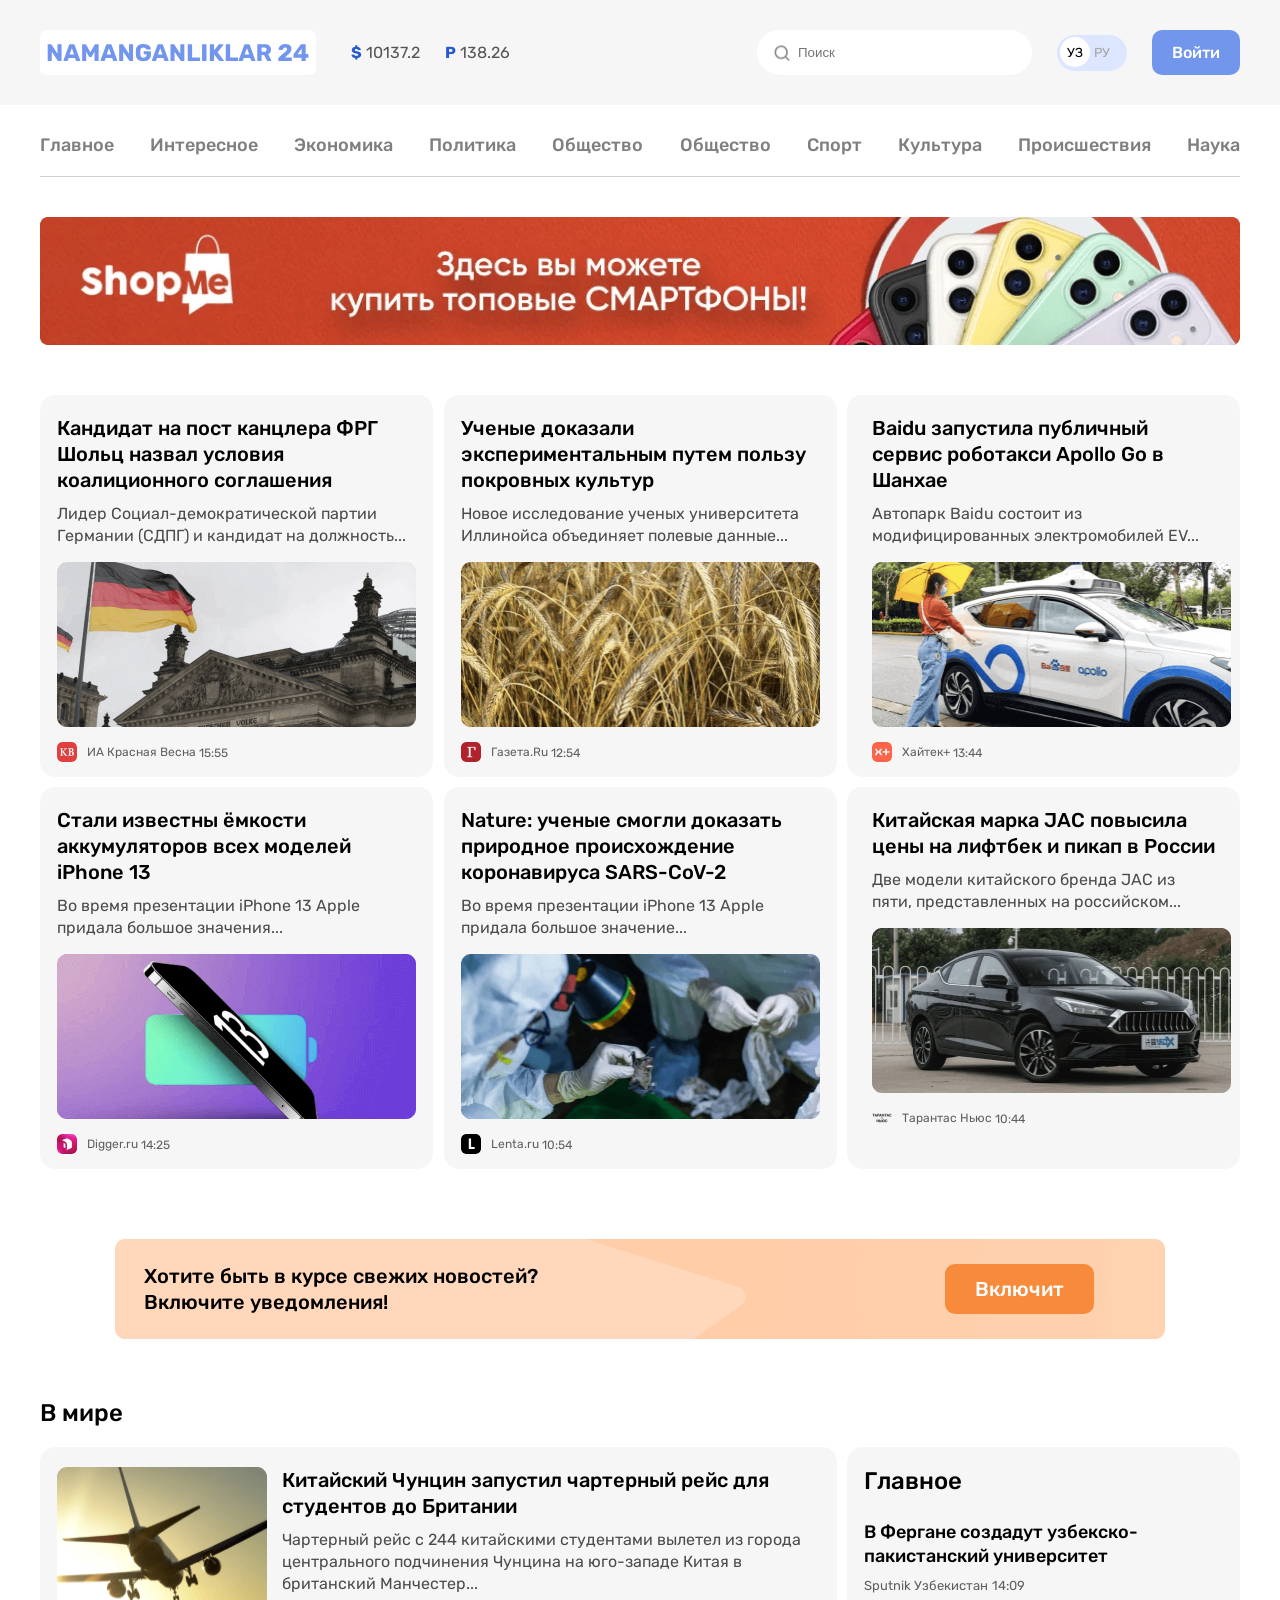
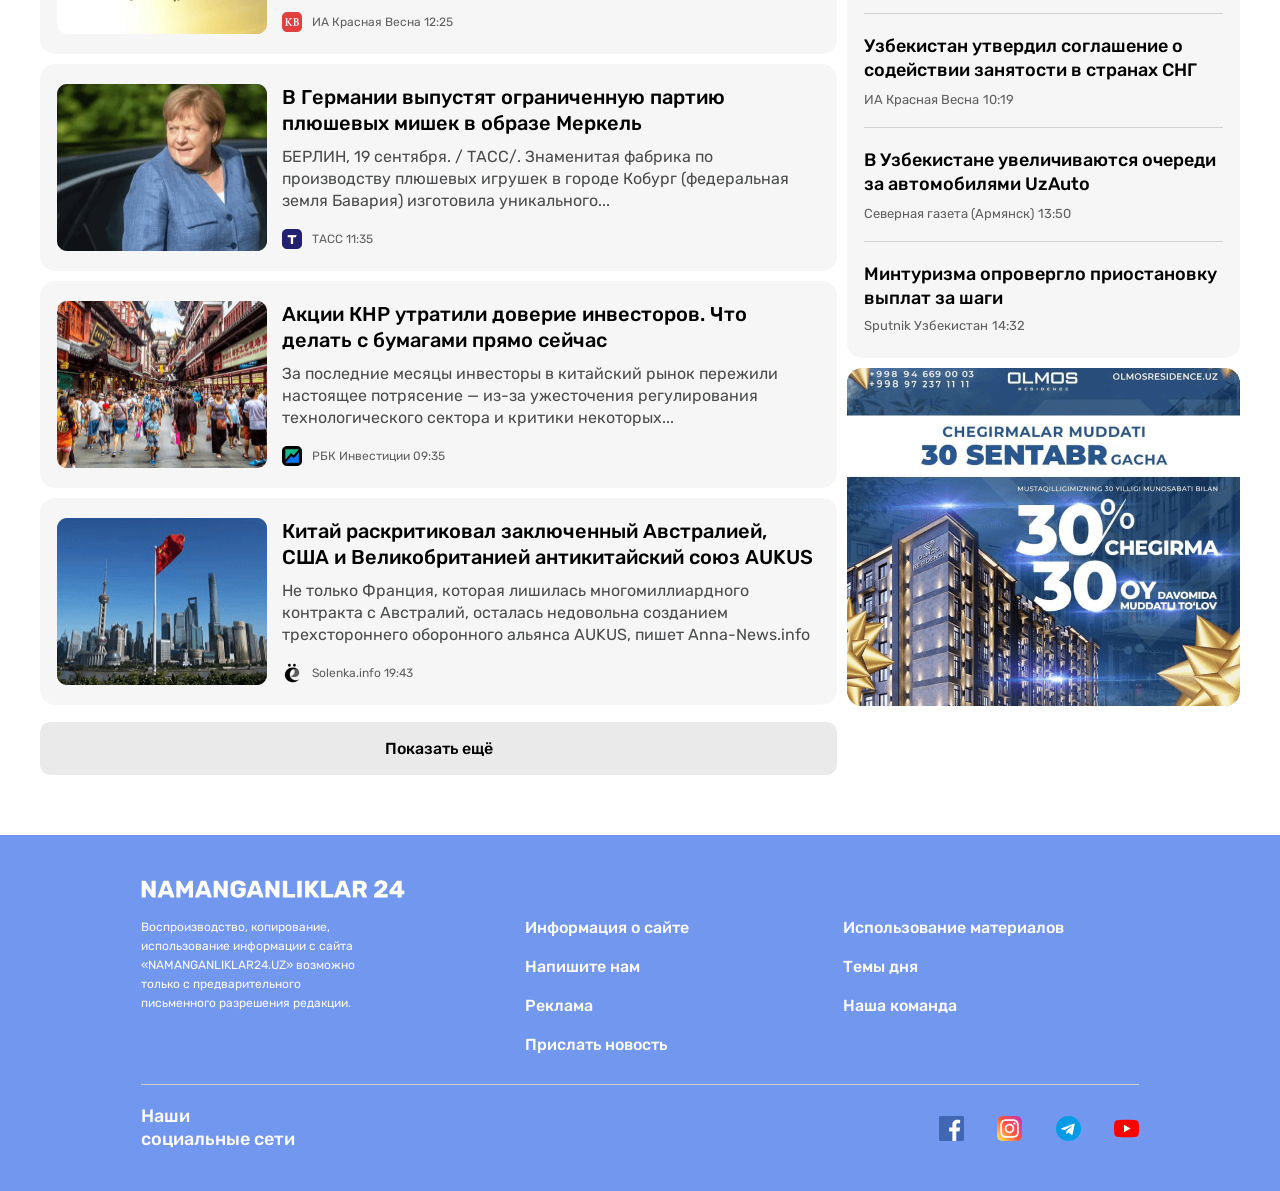
<file: index.html>
<!DOCTYPE html>
<html lang="en">
<head>
  <meta charset="UTF-8">
  <meta http-equiv="X-UA-Compatible" content="IE=edge">
  <meta name="viewport" content="width=device-width, initial-scale=1.0">
  <link rel="stylesheet" href="./css/main.css">
  <title>NAMANGANLIKLAR_24</title>
</head>
<body>

  <!-- HEADER -->
  <h1 class="visually-hidden" >Biznig saytimizda eng so'ngi habarlardan habardor bo'ling</h1>

  <header class="header">

    <div class="header-top">

      <div class="container">

        <div class="header-top-inner">
         
          <a class="logo-link" href="./index.html">
            <img class="logo-img" src="./images/N24-logo.svg" width="276" height="45" alt="N24 site logo">
          </a>

          <ul class="currency-list">

            <li class="currency-item">
              <span class="currency-span" >$</span> 10137.2
            </li>

            <li class="currency-item">
              <span class="currency-span" >P</span> 138.26
            </li>

          </ul>

          <div class="search">

            <form action="https://echo.htmlacademy.ru/" method="POST">

              <label class="header__search" title="search department">

                <img src="./images/search_icon.png" alt="search_icon.png" width="20" height="22">

                <input class="search__item" type="search" name="user_search" placeholder="Поиск">

              </label>

            </form>

          </div>

          <div class="languages">
            <a class="languages-item active-languages" href="./index.html">УЗ</a>
            <a class="languages-item" href="./index.html/ru">РУ</a>
          </div>

          <a class="site-login" href="./contact.html">Войти</a>

        </div>

      </div>

    </div>

    <div class="header-middle">

      <div class="container">

        <nav class="header-menu-list">

          <ol class="header-menu-sublist">

            <li class="header-menu">
              <a class="header-link" href="./index.html">Главное</a>
            </li>

            <li class="header-menu">
              <a class="header-link" href="./list.html">Интересное</a>
            </li>

            <li class="header-menu">
              <a class="header-link" href="./article.html">Экономика</a>
            </li>

            <li class="header-menu">
              <a class="header-link" href="#">Политика</a>
            </li>

            <li class="header-menu">
              <a class="header-link" href="#">Общество</a>
            </li>

            <li class="header-menu">
              <a class="header-link" href="#">Общество</a>
            </li>

            <li class="header-menu">
              <a class="header-link" href="#">Спорт</a>
            </li>

            <li class="header-menu">
              <a class="header-link" href="#">Культура</a>
            </li>

            <li class="header-menu">
              <a class="header-link" href="#">Происшествия</a>
            </li>

            <li class="header-menu">
              <a class="header-link" href="#">Наука</a>
            </li>

          </ol>

        </nav>

      </div>

    </div>

    <div class="header-bottom">

      <div class="container">

        <a class="header-bottom-link" href="https://www.shopmi.org/" target="blank">
          <img class="bottom-link" src="./images/shop.mi.png" width="1200" height="128" alt="shopmi sayt">
        </a>

      </div>

    </div>

  </header>
  <!-- HEADER -->


  <!-- MAIN -->
  <main class="main">

    <section class="hero">

      <h2 class="visually-hidden">Habarlar bo'limi</h2>
  
      <div class="container">
  
        <ul class="hero-list">
  
          <li class="hero-item">
  
            <h3 class="hero-title"><a class="hero-title" href="#">Кандидат на пост канцлера ФРГ Шольц назвал условия коалиционного соглашения</a></h3>
  
            <p class="hero-text">Лидер Социал-демократической партии Германии (СДПГ) и кандидат на должность...</p>
  
            <img class="hero-img" src="./images/german.png" width="359" height="165" alt="german.png">
  
            <div class="hero-sublist">
  
              <img class="hero-subimg" src="./images/krasnaya_vesna.png" width="20" height="20" alt="kb.png">
  
              <p class="hero-subtext">ИА Красная Весна <time class="hero-time" datetime="2020-04-04 15:55">15:55</time> </p>
  
            </div>
  
          </li>
  
          <li class="hero-item">
  
            <h3 class="hero-title"><a class="hero-title" href="#">Ученые доказали экспериментальным путем пользу покровных культур</a></h3>
  
            <p class="hero-text">Новое исследование ученых университета Иллинойса объединяет полевые данные... </p>
  
            <img class="hero-img" src="./images/wheat.png" width="359" height="165" alt="wheat.png">
  
            <div class="hero-sublist">
  
              <img class="hero-subimg" src="./images/gazeta.ru.png" width="20" height="20" alt="gazeta.ru.png">
  
              <p class="hero-subtext">Газета.Ru <time class="hero-time" datetime="2020-04-04 12:54">12:54</time> </p>
  
            </div>
  
          </li>
  
          <li class="hero-item Baidu">
  
            <h3 class="hero-title"><a class="hero-title" href="#">Baidu запустила публичный сервис роботакси Apollo Go в Шанхае</a></h3>
  
            <p class="hero-text">Автопарк Baidu состоит из модифицированных электромобилей EV... </p>
  
            <img class="hero-img" src="./images/baidu.png" width="359" height="165" alt="baidu.png">
  
            <div class="hero-sublist">
  
              <img class="hero-subimg" src="./images/xaytec.png" width="20" height="20" alt="kb.png">
  
              <p class="hero-subtext">Хайтек+ <time datetime="2020-04-04 13:40" class="hero-time">13:44</time> </p>
  
              
  
            </div>
  
          </li>
  
          <li class="hero-item">
  
            <h3 class="hero-title"><a class="hero-title" href="#">Стали известны ёмкости аккумуляторов всех моделей iPhone 13</a></h3>
  
            <p class="hero-text">Во время презентации iPhone 13 Apple придала большое значения...</p>
  
            <img class="hero-img" src="./images/iphone_13.png" width="359" height="165" alt="iphone_13.png">
  
            <div class="hero-sublist">
  
              <img class="hero-subimg" src="./images/digger.ru.png" width="20" height="20" alt="kb.png">
  
              <p class="hero-subtext">Digger.ru <time class="hero-time" datetime="2020-04-04 14:25" >14:25</time> </p>
        
            </div>
  
          </li>
  
          <li class="hero-item">
  
            <h3 class="hero-title"><a class="hero-title" href="#">Nature: ученые смогли доказать природное происхождение коронавируса SARS-CoV-2</a></h3>
  
            <p class="hero-text">Во время презентации iPhone 13 Apple придала большое значение...</p>
  
            <img class="hero-img" src="./images/sars-cov-2.png" width="359" height="165" alt="german.png">
  
            <div class="hero-sublist">
  
              <img class="hero-subimg" src="./images/lenta.ru.png" width="20" height="20" alt="lenta.ru.png">
  
              <p class="hero-subtext">Lenta.ru <time class="hero-time" datetime="2020-04-04 10:54" >10:54</time> </p>
 
            </div>
  
          </li>
  
          <li class="hero-item rossi">
  
            <h3 class="hero-title"><a class="hero-title" href="#">Китайская марка JAC повысила цены на лифтбек и пикап в России</a></h3>
  
            <p class="hero-text">Две модели китайского бренда JAC из пяти, представленных на российском...</p>
  
            <img class="hero-img" src="./images/jac.png" width="359" height="165" alt="german.png">
  
            <div class="hero-sublist">
  
              <img class="hero-subimg" src="./images/trantas.png" width="20" height="20" alt="trantas.png">
  
              <p class="hero-subtext">Тарантас Ньюс <time class="hero-time" datetime="2020-04-04 10:44" >10:44</time> </p>

            </div>
  
          </li>
  
        </ul>
  
      </div>
  
    </section>

    <section class="box">

      <div class="container">

        <div class="box-list">

          <h4 class="box-title">
            Хотите быть в курсе свежих новостей? <br> Включите уведомления!
          </h4>
  
          <a class="box-link" href="#">Включит</a>
  
        </div>

      </div>

    </section>

    <section class="news">

      <div class="container">

        <h2 class="news__title">В мире</h2>

        <div class="news__box">

          <ol class="news__list">

            <li class="news__item">
  
              <img src="./images/samoliyot.png" alt="samoliyot" width="210" height="167" class="news__img">
  
              <div class="news_subitem">
  
                <h3 class="news__subject"><a class="news__subject" href="#">Китайский Чунцин запустил чартерный рейс для студентов до Британии</a></h3>
  
                <p class="news__text">Чартерный рейс с 244 китайскими студентами вылетел из города центрального подчинения Чунцина на юго-западе Китая в британский Манчестер...</p>
  
                <div class="news__sublist">
  
                  <img src="./images/krasnaya_vesna.png" alt="krasnaya_vesna.png" width="20" height="20" class="news__subimg">
    
                  <p class="news__subtext">ИА Красная Весна <time class="news__time" datetime="2020-04-04 12:25" >12:25</time> </p>
   
                </div>
  
              </div>
  
            </li>
  
            <li class="news__item">
  
              <img src="./images/merkil.png" alt="merkil.png" width="210" height="167" class="news__img">
  
              <div class="news_subitem">
  
                <h3 class="news__subject"><a class="news__subject" href="#">В Германии выпустят ограниченную партию плюшевых мишек в образе Меркель</a></h3>
  
                <p class="news__text">БЕРЛИН, 19 сентября. / ТАСС/. Знаменитая фабрика по производству плюшевых игрушек в городе Кобург (федеральная земля Бавария) изготовила уникального...</p>
  
                <div class="news__sublist">
  
                  <img src="./images/tecc.png" alt="tecc.png" width="20" height="20" class="news__subimg">
    
                  <p class="news__subtext">ТАСС <time class="news__time" datetime="2020-04-04 11:35" >11:35</time> </p>
    
                </div>
  
              </div>
  
            </li>
  
            <li class="news__item">
  
              <img src="./images/knr.png" alt="knr.png" width="210" height="167" class="news__img">
  
              <div class="news_subitem">
  
                <h3 class="news__subject"><a class="news__subject" href="#">Акции КНР утратили доверие инвесторов. Что делать с бумагами прямо сейчас</a></h3>
  
                <p class="news__text">За последние месяцы инвесторы в китайский рынок пережили настоящее потрясение — из-за ужесточения регулирования технологического сектора и критики некоторых...</p>
  
                <div class="news__sublist">
  
                  <img src="./images/investitsi.png" alt="investitsi.png" width="20" height="20" class="news__subimg">
    
                  <p class="news__subtext">РБК Инвестиции <time class="news__time" datetime="2020-04-04 09:35" >09:35</time> </p>
   
                </div>
  
              </div>
  
            </li>
  
            <li class="news__item">
  
              <img src="./images/kitay.png" alt="kitay.png" width="210" height="167" class="news__img">
  
              <div class="news_subitem">
  
                <h3 class="news__subject"><a class="news__subject" href="#">Китай раскритиковал заключенный Австралией, США и Великобританией антикитайский союз AUKUS</a></h3>
  
                <p class="news__text">Не только Франция, которая лишилась многомиллиардного контракта с Австралий, осталась недовольна созданием трехстороннего оборонного альянса AUKUS, пишет Anna-News.info</p>
  
                <div class="news__sublist">
  
                  <img src="./images/solenka_info.png" alt="solenka_info.png" width="20" height="20" class="news__subimg">
    
                  <p class="news__subtext">Solenka.info <time class="news__time" datetime="2020-04-04 19:43" >19:43</time> </p>
    
                </div>
  
              </div>
  
            </li>

            <li class="news__more">

              <a class="more" href="./list.html">Показать ещё </a>

            </li>
  
          </ol>
  
          <div class="news__right">

            <div class="news__main">
  
              <h3 class="news_heading_main">Главное</h3>
  
              <ol class="news__socials">
    
                <li class="news__information">
    
                  <h4 class="news_heading"><a class="news_heading" href="#">В Фергане создадут узбекско-пакистанский университет</a></h4>
    
                  <p class="news__plasec">Sputnik Узбекистан<time class="news__plasec_time" datetime="2020-04-04 14:09" >14:09</time></p>

                  <span class="news__span"></span>
    
                </li>
    
                <li class="news__information">
    
                  <h4 class="news_heading"><a class="news_heading" href="#">Узбекистан утвердил соглашение о содействии занятости в странах СНГ</a></h4>
    
                  <p class="news__plasec">ИА Красная Весна<time class="news__plasec_time" datetime="2020-04-04 10:19" >10:19</time></p>

                  <span class="news__span"></span>
    
                </li>
    
                <li class="news__information">
    
                  <h4 class="news_heading"><a class="news_heading" href="#">В Узбекистане увеличиваются очереди за автомобилями UzAuto</a></h4>
    
                  <p class="news__plasec">Северная газета (Армянск)<time class="news__plasec_time" datetime="2020-04-04 13:50" >13:50</time></p>

                  <span class="news__span"></span>
    
                </li>
    
                <li class="news__information">
    
                  <h4 class="news_heading"><a class="news_heading" href="#">Минтуризма опровергло приостановку выплат за шаги</a></h4>
    
                  <p class="news__plases">Sputnik Узбекистан<time class="news__plasec_time" datetime="2020-04-04 14:32" >14:32</time></p>
    
                </li>
    
              </ol>

            </div> 

            <div class="news__reklama">
  
              <a class="news__reklama_link" href="https://olmosresidence.uz/" target="blanck"><img class="news__box__img" src="./images/olmos.png" alt="olmos.png" width="393" height="338"></a>
  
            </div>

          </div>

        </div>

      </div>

    </section>
  
  </main>  
  <!-- MAIN -->


   <!-- FOOTER -->
  <footer class="footer">

    <div class="footer__container">

      <div class="footer__top">

        <a class="footer__logo" href="./index.html"><img class="footer__logo_img" src="./images/N_24_footer_logo.svg" alt="N_24_footer_logo.svg" width="264" height="28"></a>

        <div class="footer__logo_box">

          <div class="footer__text_box">
            <p class="footer__text">Воспроизводство, копирование, использование информации с сайта «NAMANGANLIKLAR24.UZ» возможно только с предварительного письменного разрешения редакции.
            </p>
          </div>

          <ul class="footer__link_item">

            <li class="footer__link_text">
              <a class="footer__link" href="#">Информация о сайте</a>
            </li>

            <li class="footer__link_text">
              <a class="footer__link" href="#">Напишите нам</a>
            </li>

            <li class="footer__link_text">
              <a class="footer__link" href="#">Реклама</a>
            </li>

            <li class="footer__link_text">
              <a class="footer__link" href="#">Прислать новость</a>
            </li>

          </ul>

          <ul class="footer__link_item">

            <li class="footer__link_text">
              <a class="footer__link" href="#">Использование материалов</a>
            </li>

            <li class="footer__link_text">
              <a class="footer__link" href="#">Темы дня</a>
            </li>

            <li class="footer__link_text">
              <a class="footer__link" href="#">Наша команда</a>
            </li>

          </ul>

        </div>     

      </div>

      <div class="footer__bottom">

        <div class="footer__subtext">
          <strong class="footer__bottom_text">Наши социальные сети</strong>
        </div>

        <div class="foter__sublink">

          <a href="https://www.facebook.com/" target="blank"><img src="./images/facebook.png" alt="facebook.png" width="25" height="25"></a>

          <a href="https://www.instagram.com" target="blank"><img src="./images/instagram.png" alt="instagram.png" width="25" height="25"></a>

          <a href="https://www.telegram.com" target="blank"><img src="./images/telegram.png" alt="telegram.png" width="25" height="25"></a>

          <a href="https://www.youtube.com" target="blank"><img src="./images/youtube.png" alt="youtube.png" width="25" height="25"></a>
        </div>

      </div>

    </div>

  </footer>
  <!-- FOOTER -->
  
</body>
</html>
</file>
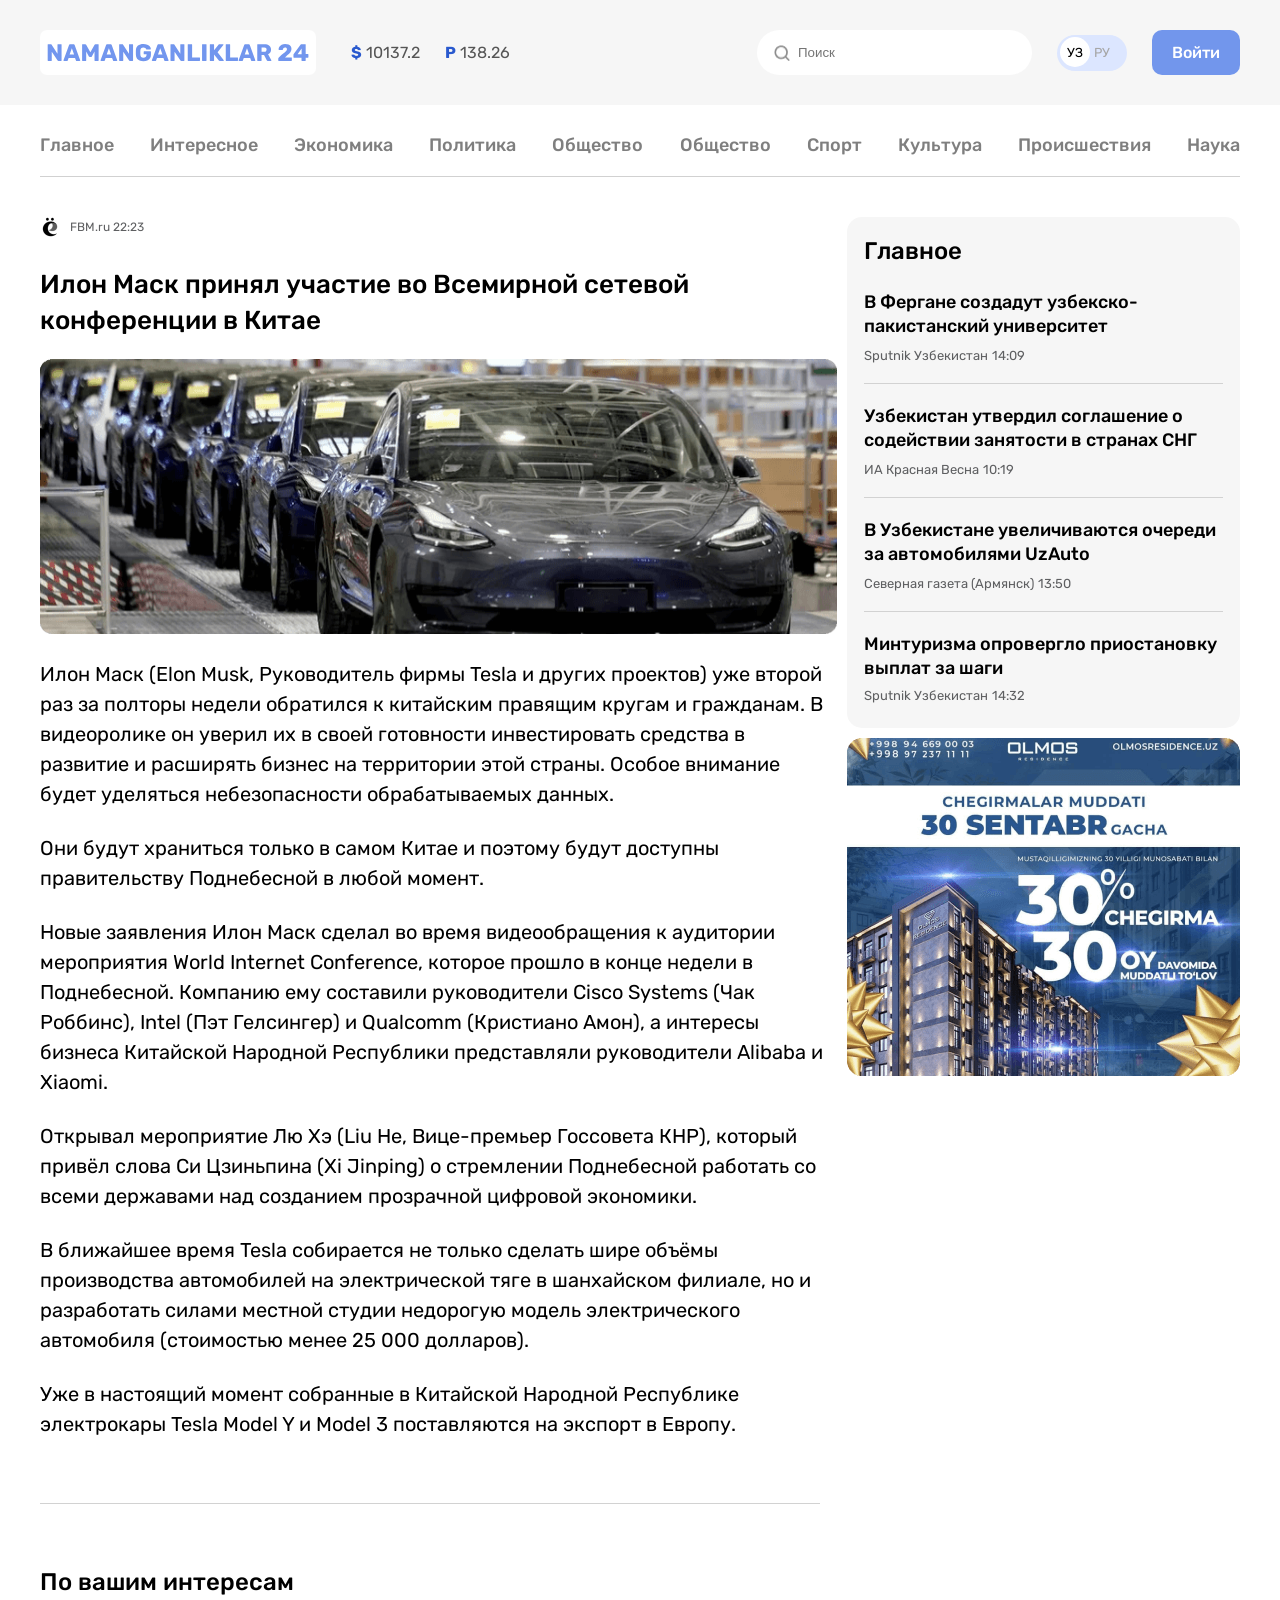
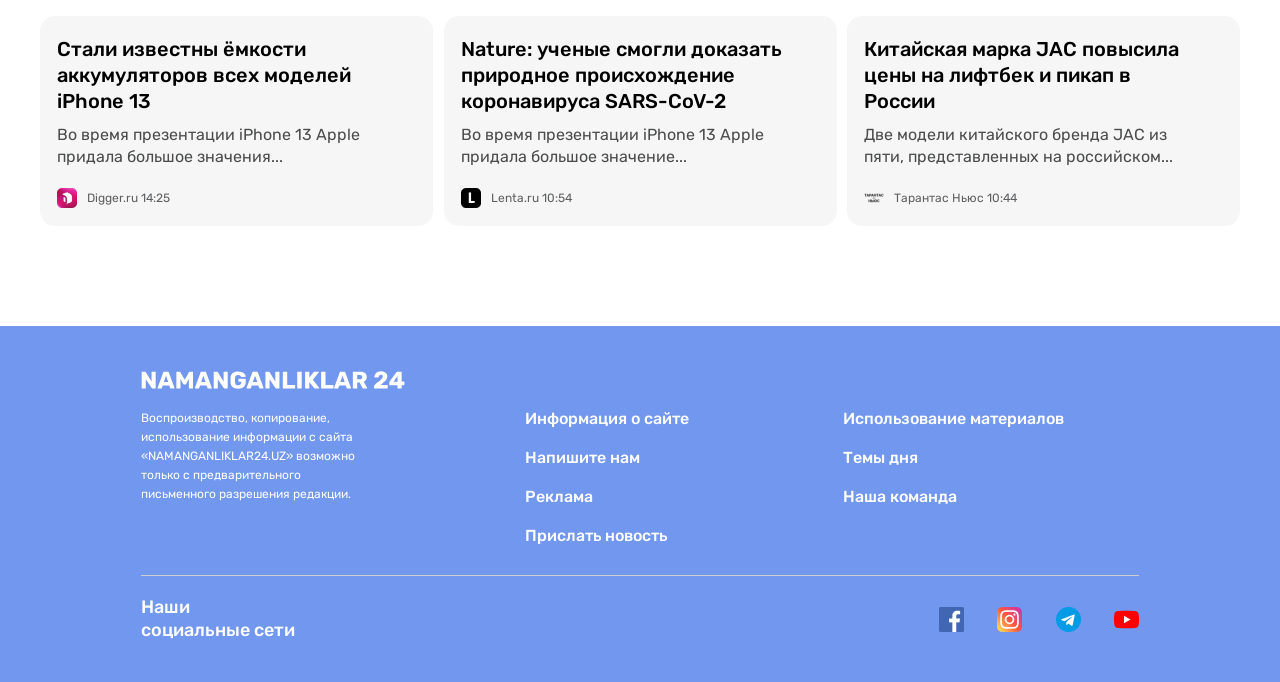
<file: article.html>
<!DOCTYPE html>
<html lang="en">
<head>
  <meta charset="UTF-8">
  <meta http-equiv="X-UA-Compatible" content="IE=edge">
  <meta name="viewport" content="width=device-width, initial-scale=1.0">
  <link rel="stylesheet" href="./css/main.css">
  <title>article</title>
</head>
<body>

  <!-- HEADER -->
  <header class="header">

    <div class="header-top">

      <div class="container">

        <div class="header-top-inner">
         
          <a class="logo-link" href="./index.html">
            <img class="logo-img" src="./images/N24-logo.svg" width="276" height="45" alt="N24 site logo">
          </a>

          <ul class="currency-list">

            <li class="currency-item">
              <span class="currency-span" >$</span> 10137.2
            </li>

            <li class="currency-item">
              <span class="currency-span" >P</span> 138.26
            </li>

          </ul>

          <div class="search">

            <form action="https://echo.htmlacademy.ru/" method="POST">

              <label class="header__search" title="search department">

                <img src="./images/search_icon.png" alt="search_icon.png" width="20" height="22">

                <input class="search__item" type="search" name="user_search" placeholder="Поиск">

              </label>

            </form>

          </div>

          <div class="languages">
            <a class="languages-item active-languages" href="./index.html">УЗ</a>
            <a class="languages-item" href="./index.html/ru">РУ</a>
          </div>

          <a class="site-login" href="./contact.html">Войти</a>

        </div>

      </div>

    </div>

    <div class="header-middle">

      <div class="container">

        <nav class="header-menu-list">

          <ol class="header-menu-sublist">

            <li class="header-menu">
              <a class="header-link" href="./index.html">Главное</a>
            </li>

            <li class="header-menu">
              <a class="header-link" href="./list.html">Интересное</a>
            </li>

            <li class="header-menu">
              <a class="header-link" href="./article.html">Экономика</a>
            </li>

            <li class="header-menu">
              <a class="header-link" href="#">Политика</a>
            </li>

            <li class="header-menu">
              <a class="header-link" href="#">Общество</a>
            </li>

            <li class="header-menu">
              <a class="header-link" href="#">Общество</a>
            </li>

            <li class="header-menu">
              <a class="header-link" href="#">Спорт</a>
            </li>

            <li class="header-menu">
              <a class="header-link" href="#">Культура</a>
            </li>

            <li class="header-menu">
              <a class="header-link" href="#">Происшествия</a>
            </li>

            <li class="header-menu">
              <a class="header-link" href="#">Наука</a>
            </li>

          </ol>

        </nav>

      </div>

    </div>

  </header>
  <!-- HEADER -->


  <!-- MAIN -->
  <main class="main"  >

    <section class="news">

      <div class="container">

        <div class="news__box">

          <ol class="news_list_more">

            <li class="news__items">
 
              <div class="news__subitem">
    
                <div class="news__sublist">
    
                  <img src="./images/fbm.png" alt="fbm.png" width="20" height="20" class="news__subimg">
    
                  <p class="news__subtext">FBM.ru <time class="news__time" datetime="2020-04-04 22:23" >22:23</time> </p>
    
                </div>
    
                <h3 class="news__heading">Илон Маск принял участие во Всемирной сетевой конференции в Китае</h3>
    
                <img src="./images/tesla_big.png" alt="tesla_big.png" width="797" height="300" class="news__big_img">
    
                <p class="news__desc">Илон Маск (Elon Musk, Руководитель фирмы Tesla и других проектов) уже второй раз за полторы недели обратился к китайским правящим кругам и гражданам. В видеоролике он уверил их в своей готовности инвестировать средства в развитие и расширять бизнес на территории этой страны. Особое внимание будет уделяться небезопасности обрабатываемых данных. </p>
    
                <p class="news__desc">Они будут храниться только в самом Китае и поэтому будут доступны правительству Поднебесной в любой момент.</p>
    
                <p class="news__desc">Новые заявления Илон Маск сделал во время видеообращения к аудитории мероприятия World Internet Conference, которое прошло в конце недели в Поднебесной. Компанию ему составили руководители Cisco Systems (Чак Роббинс), Intel (Пэт Гелсингер) и Qualcomm (Кристиано Амон), а интересы бизнеса Китайской Народной Республики представляли руководители Alibaba и Xiaomi. </p>
    
                <p class="news__desc">Открывал мероприятие Лю Хэ (Liu He, Вице-премьер Госсовета КНР), который привёл слова Си Цзиньпина (Xi Jinping) о стремлении Поднебесной работать со всеми державами над созданием прозрачной цифровой экономики.</p>
    
                <p class="news__desc">В ближайшее время Tesla собирается не только сделать шире объёмы производства автомобилей на электрической тяге в шанхайском филиале, но и разработать силами местной студии недорогую модель электрического автомобиля (стоимостью менее 25 000 долларов).</p>
    
                <p class="news__desc"> Уже в настоящий момент собранные в Китайской Народной Республике электрокары Tesla Model Y и Model 3 поставляются на экспорт в Европу.</p>   
    
              </div>

              <span class="news__span_bottom"></span>
    
            </li>
    
          </ol>
  
          <div class="news__right">

            <div class="news__main">
  
              <h3 class="news_heading_main">Главное</h3>
  
              <ol class="news__socials">
    
                <li class="news__information">
    
                  <h4 class="news_heading"><a class="news_heading" href="#">В Фергане создадут узбекско-пакистанский университет</a></h4>
    
                  <p class="news__plasec">Sputnik Узбекистан<time class="news__plasec_time" datetime="2020-04-04 14:09" >14:09</time></p>

                  <span class="news__span"></span>
    
                </li>
    
                <li class="news__information">
    
                  <h4 class="news_heading"><a class="news_heading" href="#">Узбекистан утвердил соглашение о содействии занятости в странах СНГ</a></h4>
    
                  <p class="news__plasec">ИА Красная Весна<time class="news__plasec_time" datetime="2020-04-04 10:19" >10:19</time></p>

                  <span class="news__span"></span>
    
                </li>
    
                <li class="news__information">
    
                  <h4 class="news_heading"><a class="news_heading" href="#">В Узбекистане увеличиваются очереди за автомобилями UzAuto</a></h4>
    
                  <p class="news__plasec">Северная газета (Армянск)<time class="news__plasec_time" datetime="2020-04-04 13:50" >13:50</time></p>

                  <span class="news__span"></span>
    
                </li>
    
                <li class="news__information">
    
                  <h4 class="news_heading"><a class="news_heading" href="#">Минтуризма опровергло приостановку выплат за шаги</a></h4>
    
                  <p class="news__plases">Sputnik Узбекистан<time class="news__plasec_time" datetime="2020-04-04 14:32" >14:32</time></p>
    
                </li>
    
              </ol>

            </div> 

            <div class="news__reklama">
  
              <a class="news__reklama_link" href="https://olmosresidence.uz/" target="blanck"><img class="news__box__img" src="./images/olmos.png" alt="olmos.png" width="393" height="338"></a>
  
            </div>

          </div>

        </div>

      </div>

    </section>

    <section class="news__bottom_list">

      <div class="container">

        <div class="news__list_bottom">

          <h2 class="bottom__title">По вашим интересам</h2>

          <ol class="news__bottom">

            <li class="bottom__subject_list">

              <h3 class="bottom__subject"><a class="bottom__subject" href="#">Стали известны ёмкости аккумуляторов всех моделей iPhone 13</a></h3>

              <p class="bottom__text">Во время презентации iPhone 13 Apple придала большое значения...</p>

              <div class="bottom__sublist">
    
                <img src="./images/digger.ru.png" alt="digger.ru.png" width="20" height="20" class="news__subimg">
  
                <p class="bottom__subtext">Digger.ru <time class="bottom__time" datetime="2020-04-04 14:25" >14:25</time> </p>
  
              </div>

            </li>

            <li class="bottom__subject_list">

              <h3 class="bottom__subject"><a class="bottom__subject" href="#">Nature: ученые смогли доказать природное происхождение коронавируса SARS-CoV-2</a></h3>

              <p class="bottom__text">Во время презентации iPhone 13 Apple придала большое значение...</p>

              <div class="bottom__sublist">
    
                <img src="./images/lenta.ru.png" alt="lenta.ru.png" width="20" height="20" class="news__subimg">
  
                <p class="bottom__subtext">Lenta.ru <time class="bottom__time" datetime="2020-04-04 10:54" >10:54</time> </p>
  
              </div>

            </li>

            <li class="bottom__subject_list">

              <h3 class="bottom__subject"><a class="bottom__subject" href="#">Китайская марка JAC повысила цены на лифтбек и пикап в <br> России</a></h3>

              <p class="bottom__text">Две модели китайского бренда JAC из пяти, представленных на российском...</p>

              <div class="bottom__sublist">
    
                <img src="./images/trantas.png" alt="trantas.png" width="20" height="20" class="news__subimg">
  
                <p class="bottom__subtext">Тарантас Ньюс <time class="bottom__time" datetime="2020-04-04 10:44" >10:44</time> </p>
  
              </div>

            </li>

          </ol>

        </div>

      </div>

    </section>
    
  </main>
  <!-- MAIN -->  


  <!-- FOOTER -->
  <footer class="footer">

    <div class="footer__container">

      <div class="footer__top">

        <a class="footer__logo" href="./index.html"><img class="footer__logo_img" src="./images/N_24_footer_logo.svg" alt="N_24_footer_logo.svg" width="264" height="28"></a>

        <div class="footer__logo_box">

          <div class="footer__text_box">
            <p class="footer__text">Воспроизводство, копирование, использование информации с сайта «NAMANGANLIKLAR24.UZ» возможно только с предварительного письменного разрешения редакции.
            </p>
          </div>

          <ul class="footer__link_item">

            <li class="footer__link_text">
              <a class="footer__link" href="#">Информация о сайте</a>
            </li>

            <li class="footer__link_text">
              <a class="footer__link" href="#">Напишите нам</a>
            </li>

            <li class="footer__link_text">
              <a class="footer__link" href="#">Реклама</a>
            </li>

            <li class="footer__link_text">
              <a class="footer__link" href="#">Прислать новость</a>
            </li>

          </ul>

          <ul class="footer__link_item">

            <li class="footer__link_text">
              <a class="footer__link" href="#">Использование материалов</a>
            </li>

            <li class="footer__link_text">
              <a class="footer__link" href="#">Темы дня</a>
            </li>

            <li class="footer__link_text">
              <a class="footer__link" href="#">Наша команда</a>
            </li>

          </ul>

        </div>     

      </div>

      <div class="footer__bottom">

        <div class="footer__subtext">
          <strong class="footer__bottom_text">Наши социальные сети</strong>
        </div>

        <div class="foter__sublink">

          <a href="https://www.facebook.com/" target="blank"><img src="./images/facebook.png" alt="facebook.png" width="25" height="25"></a>

          <a href="https://www.instagram.com" target="blank"><img src="./images/instagram.png" alt="instagram.png" width="25" height="25"></a>

          <a href="https://www.telegram.com" target="blank"><img src="./images/telegram.png" alt="telegram.png" width="25" height="25"></a>

          <a href="https://www.youtube.com" target="blank"><img src="./images/youtube.png" alt="youtube.png" width="25" height="25"></a>
        </div>

      </div>

    </div>

  </footer>
  <!-- FOOTER -->  


  
  
</body>
</html>
</file>
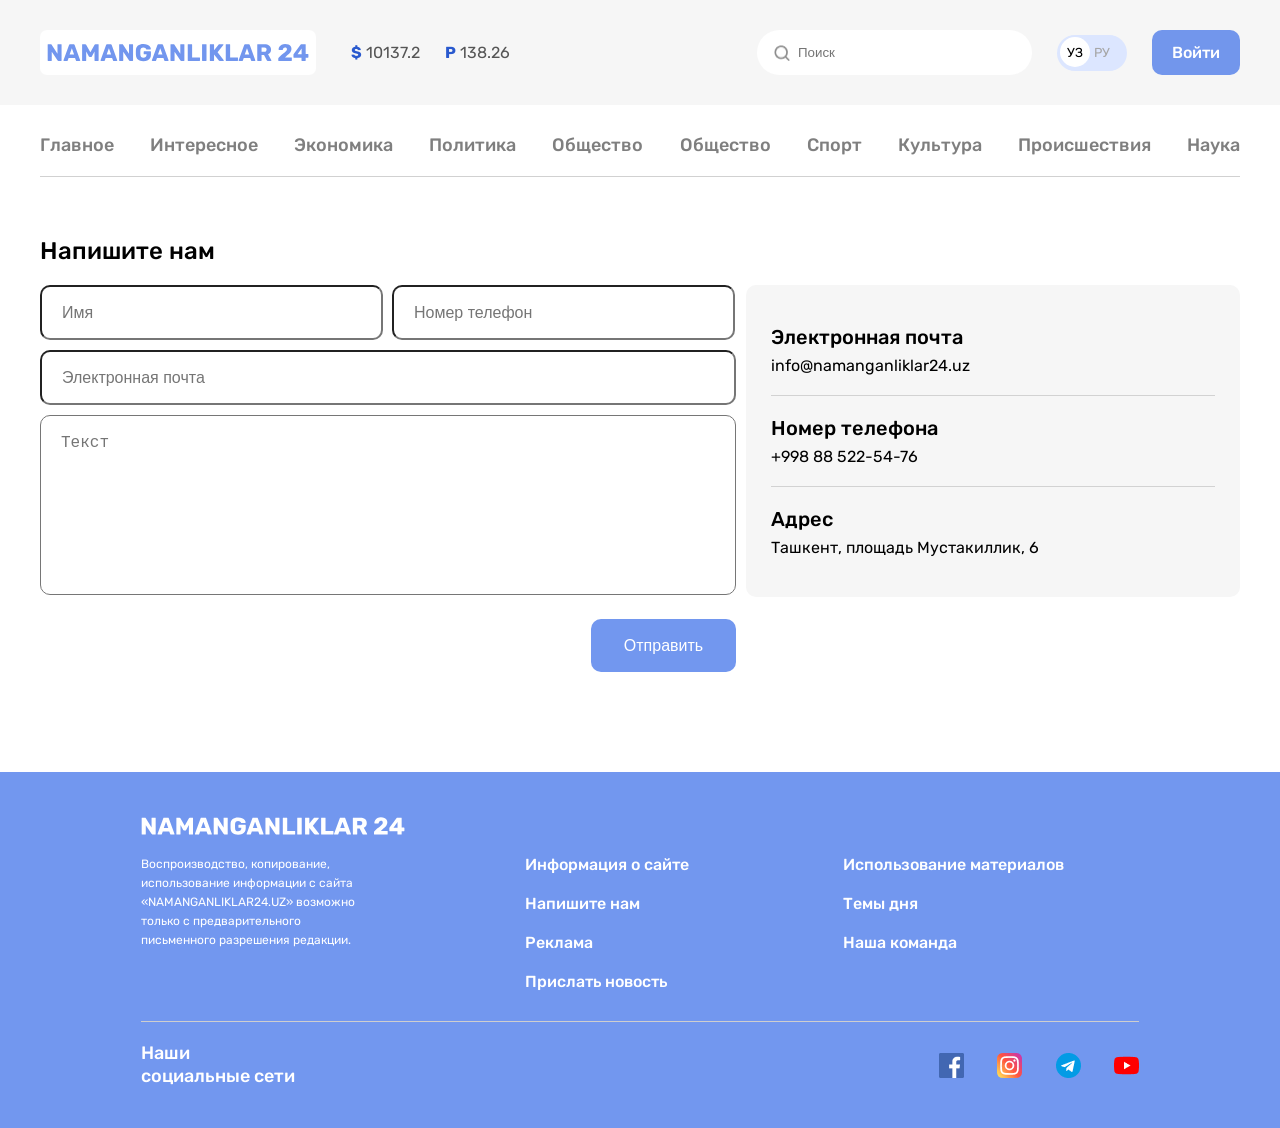
<file: contact.html>
<!DOCTYPE html>
<html lang="en">
<head>
  <meta charset="UTF-8">
  <meta http-equiv="X-UA-Compatible" content="IE=edge">
  <meta name="viewport" content="width=device-width, initial-scale=1.0">
  <link rel="stylesheet" href="./css/main.css">
  <title>Contact</title>
</head>
<body>

  <header class="header">

    <div class="header-top">

      <div class="container">

        <div class="header-top-inner">
         
          <a class="logo-link" href="./index.html">
            <img class="logo-img" src="./images/N24-logo.svg" width="276" height="45" alt="N24 site logo">
          </a>

          <ul class="currency-list">

            <li class="currency-item">
              <span class="currency-span" >$</span> 10137.2
            </li>

            <li class="currency-item">
              <span class="currency-span" >P</span> 138.26
            </li>

          </ul>

          <div class="search">

            <form action="https://echo.htmlacademy.ru/" method="POST">

              <label class="header__search" title="search department">

                <img src="./images/search_icon.png" alt="search_icon.png" width="20" height="22">

                <input class="search__item" type="search" name="user_search" placeholder="Поиск">

              </label>

            </form>

          </div>

          <div class="languages">
            <a class="languages-item active-languages" href="./index.html">УЗ</a>
            <a class="languages-item" href="./index.html/ru">РУ</a>
          </div>

          <a class="site-login" href="./contact.html">Войти</a>

        </div>

      </div>

    </div>

    <div class="header-middle">

      <div class="container">

        <nav class="header-menu-list">

          <ol class="header-menu-sublist">

            <li class="header-menu">
              <a class="header-link" href="./index.html">Главное</a>
            </li>

            <li class="header-menu">
              <a class="header-link" href="./list.html">Интересное</a>
            </li>

            <li class="header-menu">
              <a class="header-link" href="./article.html">Экономика</a>
            </li>

            <li class="header-menu">
              <a class="header-link" href="#">Политика</a>
            </li>

            <li class="header-menu">
              <a class="header-link" href="#">Общество</a>
            </li>

            <li class="header-menu">
              <a class="header-link" href="#">Общество</a>
            </li>

            <li class="header-menu">
              <a class="header-link" href="#">Спорт</a>
            </li>

            <li class="header-menu">
              <a class="header-link" href="#">Культура</a>
            </li>

            <li class="header-menu">
              <a class="header-link" href="#">Происшествия</a>
            </li>

            <li class="header-menu">
              <a class="header-link" href="#">Наука</a>
            </li>

          </ol>

        </nav>

      </div>

    </div>

  </header>

  <main class="main">

    <section class="registration">

      <div class="container">

        <h3 class="ragistration__title">Напишите нам</h3>

        <div class="registration__box">

          <div class="registration__list">

            <form action="https://echo.htmlacademy.ru/" method="POST">
  
              <input class="user__data name" type="text" name="user_name" aria-label="enter your name" placeholder="Имя" required>


              <input class="user__data" type="tel" name="user_phone_number" aria-label="enter your phone number" placeholder="Номер телефон" required>

              <input class="user__data_email" type="email" name="user_email" aria-label="enter your email" placeholder="Электронная почта" required>
              
              <textarea class="user__offer" name="user_offer" aria-label="submit your suggestions or complaints" placeholder="Текст" cols="30" rows="10"></textarea>

              <div class="user__submit_box">
                <button class="user__submit" type="submit">Отправить</button>
              </div>
  
            </form>
  
          </div>
  
          <div class="sample__box">

            <div class="sample">
  
              <strong class="sample__title">Электронная почта</strong>
              <p class="sample__text">info@namanganliklar24.uz</p>
    
              <span class="sample__span"></span>
    
              <strong class="sample__title">Номер телефона</strong>
              <p class="sample__text">+998 88 522-54-76</p>
    
              <span class="sample__span"></span>
    
              <strong class="sample__title">Адрес</strong>
              <p class="sample__text">Ташкент, площадь Мустакиллик, 6 </p>
    
            </div>

          </div>

        </div>

      </div>

    </section>

  </main>

  <footer class="footer">

    <div class="footer__container">

      <div class="footer__top">

        <a class="footer__logo" href="./index.html"><img class="footer__logo_img" src="./images/N_24_footer_logo.svg" alt="N_24_footer_logo.svg" width="264" height="28"></a>

        <div class="footer__logo_box">

          <div class="footer__text_box">
            <p class="footer__text">Воспроизводство, копирование, использование информации с сайта «NAMANGANLIKLAR24.UZ» возможно только с предварительного письменного разрешения редакции.
            </p>
          </div>

          <ul class="footer__link_item">

            <li class="footer__link_text">
              <a class="footer__link" href="#">Информация о сайте</a>
            </li>

            <li class="footer__link_text">
              <a class="footer__link" href="#">Напишите нам</a>
            </li>

            <li class="footer__link_text">
              <a class="footer__link" href="#">Реклама</a>
            </li>

            <li class="footer__link_text">
              <a class="footer__link" href="#">Прислать новость</a>
            </li>

          </ul>

          <ul class="footer__link_item">

            <li class="footer__link_text">
              <a class="footer__link" href="#">Использование материалов</a>
            </li>

            <li class="footer__link_text">
              <a class="footer__link" href="#">Темы дня</a>
            </li>

            <li class="footer__link_text">
              <a class="footer__link" href="#">Наша команда</a>
            </li>

          </ul>

        </div>     

      </div>

      <div class="footer__bottom">

        <div class="footer__subtext">
          <strong class="footer__bottom_text">Наши социальные сети</strong>
        </div>

        <div class="foter__sublink">

          <a href="https://www.facebook.com/" target="blank"><img src="./images/facebook.png" alt="facebook.png" width="25" height="25"></a>

          <a href="https://www.instagram.com" target="blank"><img src="./images/instagram.png" alt="instagram.png" width="25" height="25"></a>

          <a href="https://www.telegram.com" target="blank"><img src="./images/telegram.png" alt="telegram.png" width="25" height="25"></a>

          <a href="https://www.youtube.com" target="blank"><img src="./images/youtube.png" alt="youtube.png" width="25" height="25"></a>
        </div>

      </div>

    </div>

  </footer>
  
</body>
</html>
</file>
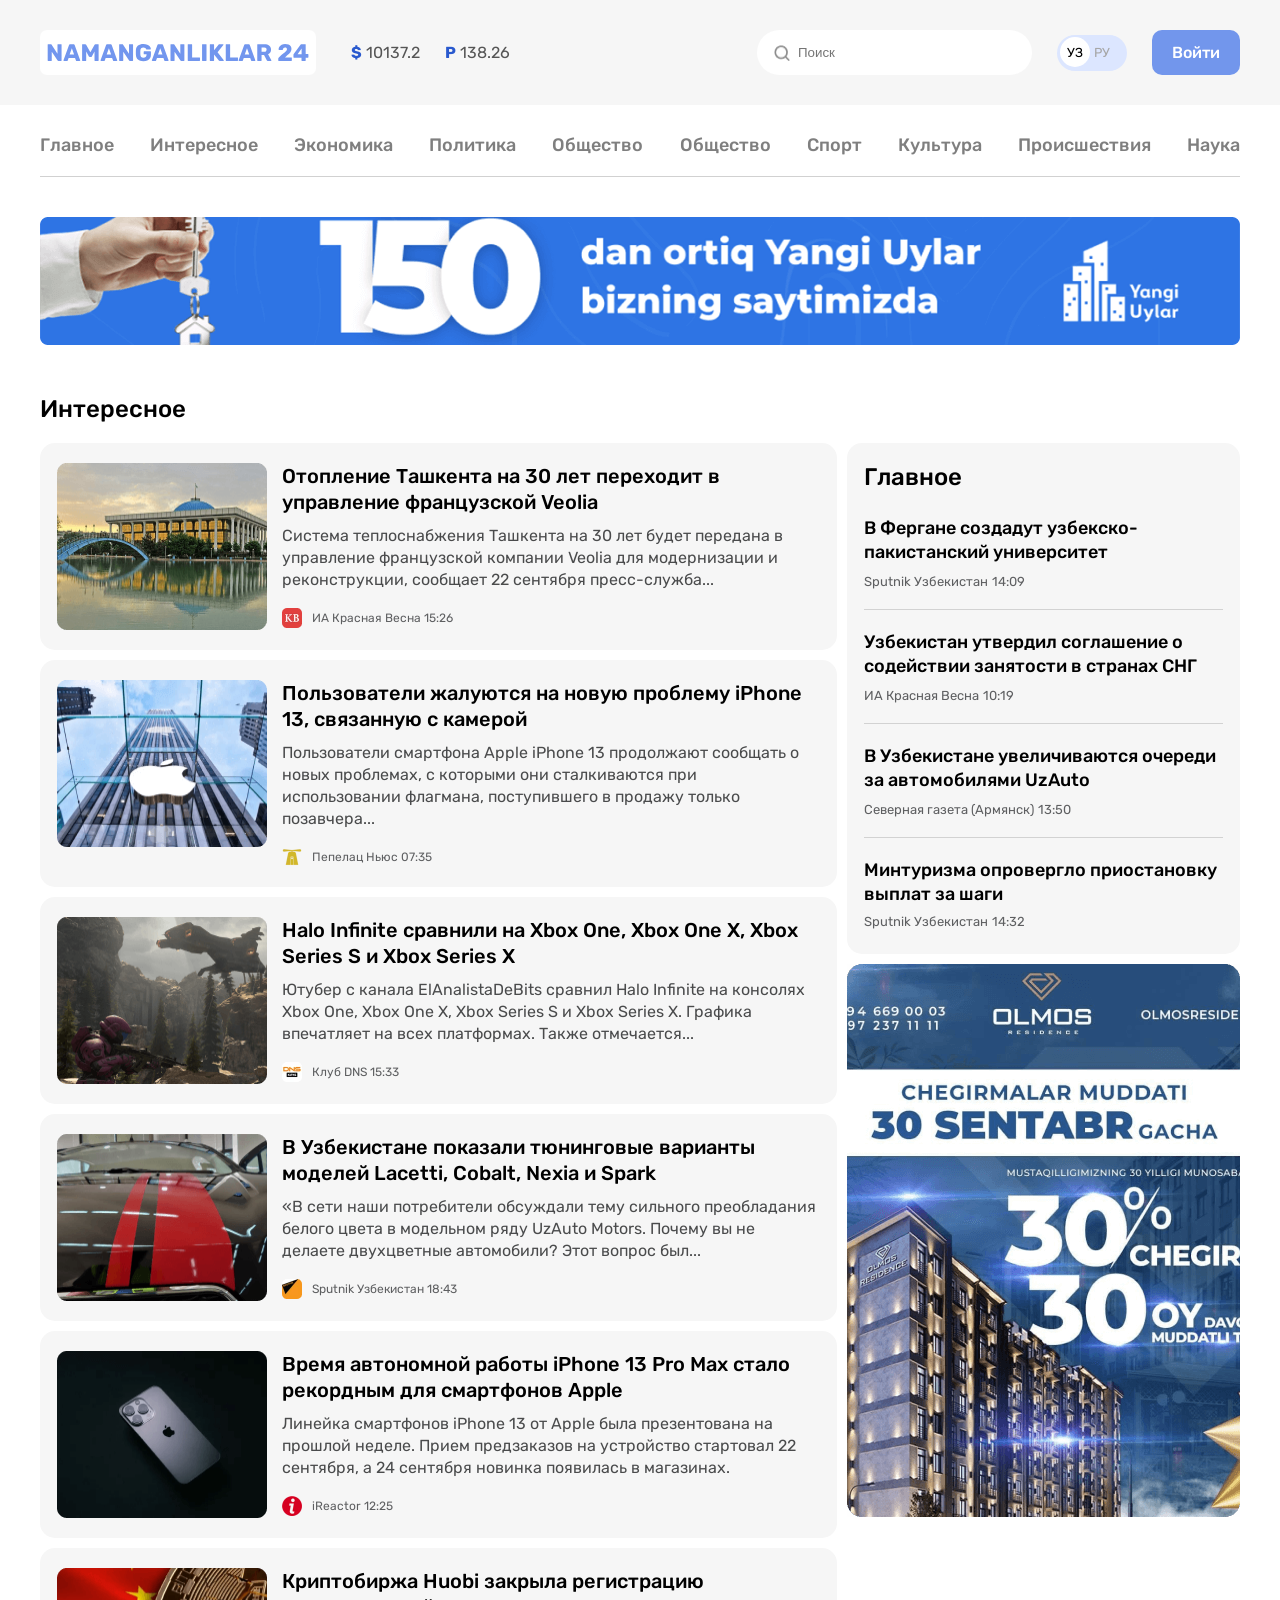
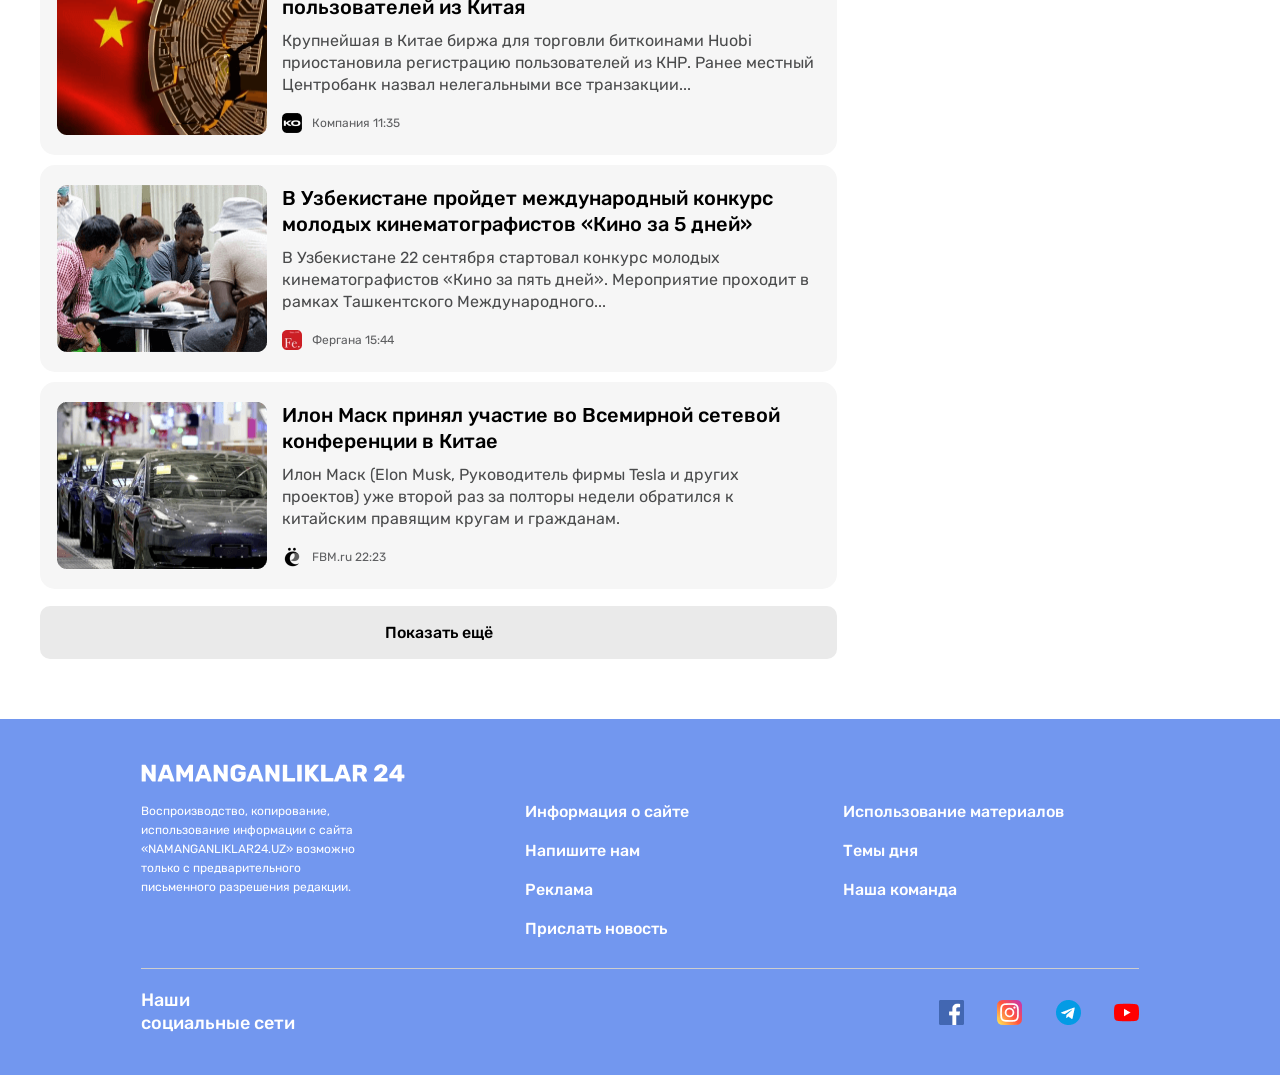
<file: list.html>
<!DOCTYPE html>
<html lang="en">
<head>
  <meta charset="UTF-8">
  <meta http-equiv="X-UA-Compatible" content="IE=edge">
  <meta name="viewport" content="width=device-width, initial-scale=1.0">
  <link rel="stylesheet" href="./css/main.css">
  <title>list</title>
</head>
<body>

  <!-- HEADER -->
  <header class="header">

    <div class="header-top">

      <div class="container">

        <div class="header-top-inner">
         
          <a class="logo-link" href="./index.html">
            <img class="logo-img" src="./images/N24-logo.svg" width="276" height="45" alt="N24 site logo">
          </a>

          <ul class="currency-list">

            <li class="currency-item">
              <span class="currency-span" >$</span> 10137.2
            </li>

            <li class="currency-item">
              <span class="currency-span" >P</span> 138.26
            </li>

          </ul>

          <div class="search">

            <form action="https://echo.htmlacademy.ru/" method="POST">

              <label class="header__search" title="search department">

                <img src="./images/search_icon.png" alt="search_icon.png" width="20" height="22">

                <input class="search__item" type="search" name="user_search" placeholder="Поиск">

              </label>

            </form>

          </div>

          <div class="languages">
            <a class="languages-item active-languages" href="./index.html">УЗ</a>
            <a class="languages-item" href="./index.html/ru">РУ</a>
          </div>

          <a class="site-login" href="./contact.html">Войти</a>

        </div>

      </div>

    </div>

    <div class="header-middle">

      <div class="container">

        <nav class="header-menu-list">

          <ol class="header-menu-sublist">

            <li class="header-menu">
              <a class="header-link" href="./index.html">Главное</a>
            </li>

            <li class="header-menu">
              <a class="header-link" href="./list.html">Интересное</a>
            </li>

            <li class="header-menu">
              <a class="header-link" href="./article.html">Экономика</a>
            </li>

            <li class="header-menu">
              <a class="header-link" href="#">Политика</a>
            </li>

            <li class="header-menu">
              <a class="header-link" href="#">Общество</a>
            </li>

            <li class="header-menu">
              <a class="header-link" href="#">Общество</a>
            </li>

            <li class="header-menu">
              <a class="header-link" href="#">Спорт</a>
            </li>

            <li class="header-menu">
              <a class="header-link" href="#">Культура</a>
            </li>

            <li class="header-menu">
              <a class="header-link" href="#">Происшествия</a>
            </li>

            <li class="header-menu">
              <a class="header-link" href="#">Наука</a>
            </li>

          </ol>

        </nav>

      </div>

    </div>

    <div class="header-bottom">

      <div class="container">

        <a class="header-bottom-link" href="https://gh.uz/" target="blank">
          <img class="bottom-link" src="./images/new_home.png" width="1200" height="128" alt="golden house sayt">
        </a>

      </div>

    </div>

  </header>
  <!-- HEADER -->


  <!-- MAIN -->
  <main class="main">

    <section class="news">

      <div class="container">

        <h2 class="news__title">Интересное</h2>

        <div class="news__box">

          <ol class="news__list">

            <li class="news__item">
  
              <img src="./images/tashkent.png" alt="tashkent.png" width="210" height="167" class="news__img">
  
              <div class="news_subitem">
  
                <h3 class="news__subject"><a class="news__subject" href="#">Отопление Ташкента на 30 лет переходит в управление французской Veolia</a></h3>
  
                <p class="news__text">Система теплоснабжения Ташкента на 30 лет будет передана в управление французской компании Veolia для модернизации и реконструкции, сообщает 22 сентября пресс-служба...</p>
  
                <div class="news__sublist">
  
                  <img src="./images/krasnaya_vesna.png" alt="krasnaya_vesna.png" width="20" height="20" class="news__subimg">
    
                  <p class="news__subtext">ИА Красная Весна <time class="news__time" datetime="2020-04-04 15:26" >15:26</time> </p>
    
                </div>
  
              </div>
  
            </li>
  
            <li class="news__item">
  
              <img src="./images/iphone.png" alt="iphone.png" width="210" height="167" class="news__img">
  
              <div class="news_subitem">
  
                <h3 class="news__subject"><a class="news__subject" href="#">Пользователи жалуются на новую проблему iPhone 13, связанную с камерой</a></h3>
  
                <p class="news__text">Пользователи смартфона Apple iPhone 13 продолжают сообщать о новых проблемах, с которыми они сталкиваются при использовании флагмана, поступившего в продажу только позавчера...</p>
  
                <div class="news__sublist">
  
                  <img src="./images/nyus.png" alt="nyus.png" width="20" height="20" class="news__subimg">
    
                  <p class="news__subtext">Пепелац Ньюс <time class="news__time" datetime="2020-04-04 07:35" >07:35</time> </p>
    
                </div>
  
              </div>
  
            </li>
  
            <li class="news__item">
  
              <img src="./images/halo.png" alt="halo.png" width="210" height="167" class="news__img">
  
              <div class="news_subitem">
  
                <h3 class="news__subject"><a class="news__subject" href="#">Halo Infinite сравнили на Xbox One, Xbox One X, Xbox Series S и Xbox Series X</a></h3>
  
                <p class="news__text">Ютубер с канала ElAnalistaDeBits сравнил Halo Infinite на консолях Xbox One, Xbox One X, Xbox Series S и Xbox Series X. Графика впечатляет на всех платформах. Также отмечается...</p>
  
                <div class="news__sublist">
  
                  <img src="./images/dns.png" alt="dns.png" width="20" height="20" class="news__subimg">
    
                  <p class="news__subtext">Клуб DNS <time class="news__time" datetime="2020-04-04 15:33" >15:33</time> </p>
    
                </div>
  
              </div>
  
            </li>
  
            <li class="news__item">
  
              <img src="./images/tyuning.png" alt="tyuning.png" width="210" height="167" class="news__img">
  
              <div class="news_subitem">
  
                <h3 class="news__subject"><a class="news__subject" href="#">В Узбекистане показали тюнинговые варианты моделей Lacetti, Cobalt, Nexia и Spark</a></h3>
  
                <p class="news__text">«В сети наши потребители обсуждали тему сильного преобладания белого цвета в модельном ряду UzAuto Motors. Почему вы не делаете двухцветные автомобили? Этот вопрос был...</p>
  
                <div class="news__sublist">
  
                  <img src="./images/sputnik.png" alt="sputnik.png" width="20" height="20" class="news__subimg">
    
                  <p class="news__subtext">Sputnik Узбекистан <time class="news__time" datetime="2020-04-04 18:43" >18:43</time> </p>
    
                </div>
  
              </div>
  
            </li>

            <li class="news__item">
  
              <img src="./images/iphone_13pro.png" alt="iphone_13pro.png" width="210" height="167" class="news__img">
  
              <div class="news_subitem">
  
                <h3 class="news__subject"><a class="news__subject" href="#">Время автономной работы iPhone 13 Pro Max стало рекордным для смартфонов Apple</a></h3>
  
                <p class="news__text">Линейка смартфонов iPhone 13 от Apple была презентована на прошлой неделе. Прием предзаказов на устройство стартовал 22 сентября, а 24 сентября новинка появилась в магазинах.</p>
  
                <div class="news__sublist">
  
                  <img src="./images/ireaktor.png" alt="ireaktor.png" width="20" height="20" class="news__subimg">
    
                  <p class="news__subtext">iReactor <time class="news__time" datetime="2020-04-04 12:25" >12:25</time> </p>
    
                </div>
  
              </div>
  
            </li>

            <li class="news__item">
  
              <img src="./images/huobi.png" alt="huobi.png" width="210" height="167" class="news__img">
  
              <div class="news_subitem">
  
                <h3 class="news__subject"><a class="news__subject" href="#">Криптобиржа Huobi закрыла регистрацию пользователей из Китая</a></h3>
  
                <p class="news__text">Крупнейшая в Китае биржа для торговли биткоинами Huobi приостановила регистрацию пользователей из КНР. Ранее местный Центробанк назвал нелегальными все транзакции...</p>
  
                <div class="news__sublist">
  
                  <img src="./images/kompaniya.png" alt="kompaniya.png" width="20" height="20" class="news__subimg">
    
                  <p class="news__subtext">Компания <time class="news__time" datetime="2020-04-04 11:35" >11:35</time> </p>
    
                </div>
  
              </div>
  
            </li>

            <li class="news__item">
  
              <img src="./images/kinomotogotof.png" alt="kinomotogotof.png" width="210" height="167" class="news__img">
  
              <div class="news_subitem">
  
                <h3 class="news__subject"><a class="news__subject" href="#">В Узбекистане пройдет международный конкурс молодых кинематографистов «Кино за 5 дней»</a></h3>
  
                <p class="news__text">В Узбекистане 22 сентября стартовал конкурс молодых кинематографистов «Кино за пять дней». Мероприятие проходит в рамках Ташкентского Международного...</p>
  
                <div class="news__sublist">
  
                  <img src="./images/fergana.png" alt="fergana.png" width="20" height="20" class="news__subimg">
    
                  <p class="news__subtext">Фергана <time class="news__time" datetime="2020-04-04 11:44" >15:44</time> </p>
    
                </div>
  
              </div>
  
            </li>

            <li class="news__item">
  
              <img src="./images/tesla.png" alt="tesla.png" width="210" height="167" class="news__img">
  
              <div class="news_subitem">
  
                <h3 class="news__subject"><a class="news__subject" href="./article.html">Илон Маск принял участие во Всемирной сетевой конференции в Китае</a></h3>
  
                <p class="news__text">Илон Маск (Elon Musk, Руководитель фирмы Tesla и других проектов) уже второй раз за полторы недели обратился к китайским правящим кругам и гражданам.</p>
  
                <div class="news__sublist">
  
                  <img src="./images/fbm.png" alt="fbm.png" width="20" height="20" class="news__subimg">
    
                  <p class="news__subtext">FBM.ru <time class="news__time" datetime="2020-04-04 22:23" >22:23</time> </p>
    
                </div>
  
              </div>
  
            </li>

            <li class="news__more">

              <a class="more" href="#">Показать ещё </a>

            </li>
  
          </ol>
          
          <div class="news__right">

            <div class="news__main">
  
              <h3 class="news_heading_main">Главное</h3>
  
              <ol class="news__socials">
    
                <li class="news__information">
    
                  <h4 class="news_heading"><a class="news_heading" href="#">В Фергане создадут узбекско-пакистанский университет</a></h4>
    
                  <p class="news__plasec">Sputnik Узбекистан<time class="news__plasec_time" datetime="2020-04-04 14:09" >14:09</time></p>

                  <span class="news__span"></span>
    
                </li>
    
                <li class="news__information">
    
                  <h4 class="news_heading"><a class="news_heading" href="#">Узбекистан утвердил соглашение о содействии занятости в странах СНГ</a></h4>
    
                  <p class="news__plasec">ИА Красная Весна<time class="news__plasec_time" datetime="2020-04-04 10:19" >10:19</time></p>

                  <span class="news__span"></span>
    
                </li>
    
                <li class="news__information">
    
                  <h4 class="news_heading"><a class="news_heading" href="#">В Узбекистане увеличиваются очереди за автомобилями UzAuto</a></h4>
    
                  <p class="news__plasec">Северная газета (Армянск)<time class="news__plasec_time" datetime="2020-04-04 13:50" >13:50</time></p>

                  <span class="news__span"></span>
    
                </li>
    
                <li class="news__information">
    
                  <h4 class="news_heading"><a class="news_heading" href="#">Минтуризма опровергло приостановку выплат за шаги</a></h4>
    
                  <p class="news__plases">Sputnik Узбекистан<time class="news__plasec_time" datetime="2020-04-04 14:32" >14:32</time></p>
    
                </li>
    
              </ol>

            </div> 

            <div class="news__reklama">
  
              <a class="news__reklama_link" href="https://olmosresidence.uz/" target="blanck"><img class="news__box__img" src="./images/olmos_big.png" alt="olmos.png" width="393" height="553"></a>
  
            </div>

          </div>

        </div>

      </div>

    </section>
    
  </main>
  <!-- MAIN -->


  <!-- FOOTER -->
  <footer class="footer">

      <div class="footer__container">
  
        <div class="footer__top">
  
          <a class="footer__logo" href="./index.html"><img class="footer__logo_img" src="./images/N_24_footer_logo.svg" alt="N_24_footer_logo.svg" width="264" height="28"></a>
  
          <div class="footer__logo_box">
  
            <div class="footer__text_box">
              <p class="footer__text">Воспроизводство, копирование, использование информации с сайта «NAMANGANLIKLAR24.UZ» возможно только с предварительного письменного разрешения редакции.
              </p>
            </div>
  
            <ul class="footer__link_item">
  
              <li class="footer__link_text">
                <a class="footer__link" href="#">Информация о сайте</a>
              </li>
  
              <li class="footer__link_text">
                <a class="footer__link" href="#">Напишите нам</a>
              </li>
  
              <li class="footer__link_text">
                <a class="footer__link" href="#">Реклама</a>
              </li>
  
              <li class="footer__link_text">
                <a class="footer__link" href="#">Прислать новость</a>
              </li>
  
            </ul>
  
            <ul class="footer__link_item">
  
              <li class="footer__link_text">
                <a class="footer__link" href="#">Использование материалов</a>
              </li>
  
              <li class="footer__link_text">
                <a class="footer__link" href="#">Темы дня</a>
              </li>
  
              <li class="footer__link_text">
                <a class="footer__link" href="#">Наша команда</a>
              </li>
  
            </ul>
  
          </div>     
  
        </div>
  
        <div class="footer__bottom">
  
          <div class="footer__subtext">
            <strong class="footer__bottom_text">Наши социальные сети</strong>
          </div>
  
          <div class="foter__sublink">
  
            <a href="https://www.facebook.com/" target="blank"><img src="./images/facebook.png" alt="facebook.png" width="25" height="25"></a>
  
            <a href="https://www.instagram.com" target="blank"><img src="./images/instagram.png" alt="instagram.png" width="25" height="25"></a>
  
            <a href="https://www.telegram.com" target="blank"><img src="./images/telegram.png" alt="telegram.png" width="25" height="25"></a>
  
            <a href="https://www.youtube.com" target="blank"><img src="./images/youtube.png" alt="youtube.png" width="25" height="25"></a>
          </div>
  
        </div>
  
      </div>
  
  </footer>
  <!-- FOOTER -->
  
</body>
</html>
</file>
<file: css/main.css>
@font-face {
  font-family: 'Rubik';
  src: url('../fonts/Rubik-Medium.woff2') format('woff2'),
    url('../fonts/Rubik-Medium.woff') format('woff');
  font-weight: 500;
  font-style: normal;
  font-display: swap;
}

@font-face {
  font-family: 'Rubik';
  src: url('../fonts/Rubik-Regular.woff2') format('woff2'),
    url('../fonts/Rubik-Regular.woff') format('woff');
  font-weight: normal;
  font-style: normal;
  font-display: swap;
}

@font-face {
  font-family: 'Rubik';
  src: url('../fonts/Rubik-Bold.woff2') format('woff2'),
    url('../fonts/Rubik-Bold.woff') format('woff');
  font-weight: bold;
  font-style: normal;
  font-display: swap;
}


* {
  box-sizing: border-box;
}

body {
  margin: 0;
  font-family: 'Rubik', 'Arial', sans-serif;
}

img {
  vertical-align: middle;
}

ul, ol{
  list-style: none;
  padding-left: 0px;  
  margin: 0px;
}

a{
  text-decoration: none;
}

h1,h2,h3,h4,h5,h6,p{
  margin: 0;
  padding: 0;
}



/* HEADER-TOP */
.visually-hidden {
  position: absolute;
  width: 1px;
  height: 1px;
  margin: -1px;
  padding: 0;
  overflow: hidden;
  border: 0;
  clip: rect(0 0 0 0);
}

.container {
  width: 1240px;
  margin: 0 auto;
  padding-right: 20px;
  padding-left: 20px;
}

.header-top {
  background-color: #f6f6f6;
  padding: 30px 0;
}

.header-top-inner {
  display: flex;
  align-items: center;
}

.logo-link {
  margin-right: 35px;
}

.logo-img {
  width: 276px;
  height: 45px;
}

.currency-list {
  display: flex;
  align-items: center;
  margin: 0;
  padding: 0;
  list-style-type: none;
  margin-right: auto;
}

.currency-item {
  font-weight: 400;
  font-size: 16px;
  line-height: 19px;
  color: #555;
  margin-right: 25px;
}

.currency-span {
  font-weight: bold;
  color: #2959CE;
}

.search{
  display: flex;
  align-items: center;
  width: 275px;
  height: 45px;
  background: #FFFFFF;
  border-radius: 60px;
  padding-left: 15px;
  margin-right: 25px;
}

.search__item{
  width: 230px;
  border: 0px;
  outline: 0px;
}

.languages {
  width: 70px;
  height: 36px;
  background: #DCE6FF;
  border-radius: 39px;
  padding: 3px;
  margin-right: 25px;
}

.languages-item {
  font-weight: 400;
  font-size: 13px;
  line-height: 30px;
  color: #A6A6A6;
  text-decoration: none;
}

.active-languages {
  background: #FFFFFF;
  color: #000000;
  padding: 8px 7px 7px;
  border-radius: 50%;
}

.site-login {
  background: #7296EC;
  border-radius: 10px;
  font-weight: 500;
  font-size: 16px;
  line-height: 19px;
  color: #FFFFFF;
  padding: 13px 20px;
  text-decoration: none;
}
/* HEADER-TOP */


/* HEADER-MIDDEL */
.header-middle{
  padding-bottom: 40px;
}

.header-menu-list{
  padding-bottom: 20px;
  border-bottom: 1px solid #D1D1D1;
}

.header-menu-sublist{
  display: flex;
  flex-direction: row;
  justify-content: space-between;
  align-items: center;
  padding-top: 30px;

}

.header-link{
  font-weight: 500;
  font-size: 18px;
  line-height: 21px;
  text-align: center;
  color: #7F7F7F; 
}
/* HEADER-MIDDEL */


/* HEADER-BOTTOM */
.header-bottom{
  margin-bottom: 50px;
}

.header-bottom-link{
  display: block;
}
/* HEADER-BOTTOM */


/* MAIN */

/* HERO */
.hero{
  margin-bottom: 60px;
}

.hero-list{
  display: flex;
  justify-content: space-between;
  flex-wrap: wrap;
}

.hero-item{
  display: flex;
  flex-direction: column;
  align-items: flex-start;
  padding: 20px 17px 15px;
  width: 393px;
  background: #F6F6F6;
  border-radius: 15px;
  margin-bottom: 10px;
}

.Baidu, .rossi{
  padding: 20px 25px 15px;
}

.hero-title{
  font-weight: 500;
  font-size: 20px;
  line-height: 26px;
  color: #000000;
  margin: 0;
  margin-bottom: 10px;
}

.hero-text{
  font-weight: 400;
  font-size: 16px;
  line-height: 22px;
  color: #4A4B4C;
  margin: 0;
  margin-bottom: 15px;
}

.hero-img{
  margin-bottom: 15px;
}

.hero-sublist{
  display: flex;
  align-items: center;
}

.hero-subimg{
  border-radius: 5px;
  margin-right: 10px;
}

.hero-subtext, .hero-time{
  vertical-align: middle;
  font-weight: 400;
  font-size: 12px;
  line-height: 14px;
  color: #5E5F61;
  margin: 0px;
}
/* HERO */

/* BOX */
.box{
  margin-bottom: 60px;
}

.box-list{
  width: 1090px;
  margin: 0 auto;
  padding-right: 20px;
  padding-left: 20px;
  background-image: url("../images/vkluchit.png");
  background-repeat: no-repeat;
  background-size: 1050px 100px;
  background-position: calc(50%) calc(50%);
}

.box-list{
  display: flex;
  justify-content: space-between;
}

.box-title{
  font-weight: 500;
  font-size: 20px;
  line-height: 26px;
  color: #000000;
  padding-top: 24px;
  padding-bottom: 24px;
  padding-left: 29px;
}

.box-link{
  font-weight: 500;
  font-size: 20px;
  line-height: 24px;
  color: #FFFFFF;
  background: #F78B3B;
  border-radius: 10px;
  padding: 13px 30px;
  margin-top: 25px;
  margin-right: 71px;
  margin-bottom: 25px;
}
/* BOX */


/* NEWS */
.news{
  margin-bottom: 60px;
}

.news__title{
  font-weight: 500;
  font-size: 24px;
  line-height: 28px;
  color: #000000;
  margin-bottom: 20px;
}

.news__box{
  display: flex;
  justify-content: space-between;
}

.news__item{
  display: flex;
  width: 797px;
  background: #F6F6F6;
  border-radius: 15px;
  padding: 20px 20px 20px 17px;
  margin-bottom: 10px;
}

.more{
  font-weight: 500;
  font-size: 16px;
  line-height: 19px;
  color: #000000;
  display: block;
  background: #EAEAEA;
  border-radius: 10px;
  padding: 17px 17px;
  margin-top: 17px;
  text-align: center;
}

.news_subitem{
  padding-left: 15px;
}

.news__subject{
  font-weight: 500;
  font-size: 20px;
  line-height: 26px;
  color: #000000;
}

.news__text{
  font-weight: 400;
  font-size: 16px;
  line-height: 22px;
  color: #4A4B4C;
  padding-top: 10px;
  padding-bottom: 17px;
}

.news__sublist{
  display: flex;
  align-items: center;
}

.news__subimg{
  margin-right: 10px;
}

.news__subtext{
  font-weight: 400;
  font-size: 12px;
  line-height: 14px;
  color: #5E5F61;
}

.news__time{
  font-weight: 400;
  font-size: 12px;
  line-height: 14px;
  color: #5E5F61;
}

.news_heading_main{
  font-weight: 500;
  font-size: 24px;
  line-height: 28px;
  color: #000000;
  padding-bottom: 25px;
}

.news__main{
  width: 393px;
  background: #F6F6F6;
  border-radius: 15px;
  padding-top: 20px;
  padding-right: 20px;
  padding-left: 17px;
  margin-bottom: 10px;
}

.news__span{
  width: 359px;
  height: 1px;
  display: block;
  background: #D2D2D2;
  margin-bottom: 20px;
}

.news_heading{
  font-weight: 500;
  font-size: 18px;
  line-height: 24px;  
  color: #000000;
}

.news__plasec{
  font-weight: 500;
  font-size: 18px;
  line-height: 24px;
  color: #000000;
}

.news__plasec, .news__plasec_time{
  font-weight: 400;
  font-size: 13px;
  line-height: 15px;
  color: #5E5F61;
}

.news__plasec{
  padding-top: 10px;
  padding-bottom: 20px;
}

.news__plases{
  font-weight: 400;
  font-size: 13px;
  line-height: 15px;
  color: #5E5F61;
  padding-top: 8px; 
  padding-bottom: 25px;
}

.news__plasec_time{
  padding-left: 4px;
}

.news__reklama_link{
  display: block;
}
/* NEWS */

/* NEWS__ARTICLE */
.news__subitem{
  width: 797px;
  margin-bottom: 26px;
}

.news__heading{
  font-weight: 500;
  font-size: 26px;
  line-height: 36px;
  color: #000000;
  padding-top: 30px;
  padding-bottom: 20px;
}

.news__big_img{
  padding-bottom: 25px;
}

.news__desc{
  font-weight: 400;
  font-size: 20px;
  line-height: 30px;
  color: #000000;
  padding-bottom: 24px;
}

.news__span_bottom{
  display: inline-block;
  width: 780px;
  height: 1px;
  background: #d2d2d2;
}

/* NEWS__BOTTOM_LIST */
.news__bottom_list{
  margin-bottom: 100px;
}

.bottom__title{
  font-weight: 500;
  font-size: 24px;
  line-height: 28px;
  color: #000000;
  margin-bottom: 20px;
}

.news__bottom{
  display: flex;
  justify-content: space-between;
  flex-wrap: wrap;
}

.bottom__subject_list{
  width: 393px;
  background: #F6F6F6;
  border-radius: 15px;
  padding: 20px 30px 18px 17px;
}

.bottom__subject{
  font-weight: 500;
  font-size: 20px;
  line-height: 26px;
  color: #000000;
  padding-bottom: 10px;
}

.bottom__text{
  font-weight: 400;
  font-size: 16px;
  line-height: 22px;
  color: #4A4B4C;
  padding-bottom: 20px;
}

.bottom__sublist{
  display: flex;
  align-items: center;
}

.bottom__subtext, .bottom__time{
  font-weight: 400;
  font-size: 12px;
  line-height: 14px;
  color: #5E5F61;  
}
/* NEWS_BOTTOM_LIST */


/* CONTACT */
.registration{
  margin-bottom: 100px;
}

.registration__box{
  display: flex;
  justify-content: space-between;
}

.registration__list{
  width: 696px;
}

.ragistration__title{
  font-weight: 500;
  font-size: 24px;
  line-height: 28px;
  color: #000000;
  margin-top: 20px;
  margin-bottom: 20px;
}

.user__data{
  width: 343px;
  height: 55px;
  font-weight: 400;
  font-size: 16px;
  line-height: 19px;
  color: #000000;
  border-radius: 10px;
  margin-bottom: 10px;
  padding: 18px 20px 18px 20px;
}

.name{
  margin-right: 5px;
}

.user__data_email{
  width: 696px;
  height: 55px;
  font-weight: 400;
  font-size: 16px;
  line-height: 19px;
  color: #000000;
  border-radius: 10px;
  margin-bottom: 10px;
  padding: 18px 20px 18px 20px;
}

.user__offer{
  width: 696px;
  height: 180px;
  font-weight: 400;
  font-size: 16px;
  line-height: 19px;
  color: #000000;
  border-radius: 10px;
  padding: 18px 20px 18px 20px;
  resize: none;
  margin-bottom: 20px;
}

.user__submit_box{
  display: flex;
  justify-content: end;
}

.user__submit{
  width: 145px;
  font-weight: 500;
  font-size: 16px;
  line-height: 19px;
  color: #FFFFFF;
  background: #7297EF;
  border-radius: 10px;
  border: 0px;
  padding: 17px;
}

.sample{
  width: 494px;
  background: #F6F6F6;
  border-radius: 10px;
  padding: 40px 25px;
}

.sample__title{
  font-weight: 500;
  font-size: 20px;
  line-height: 24px;
  color: #000000;
  
}

.sample__text{
  font-weight: 400;
  font-size: 16px;
  line-height: 19px;
  color: #000000;
  padding-top: 7px;
}

.sample__span{
  display: block;
  width: 444px;
  height: 1px;
  background: #D2D2D2;
  margin-top: 20px;
  margin-bottom: 20px;
}


/* FOOTER */
.footer{
  background: #7297EF;
}

.footer__container{
  width: 1038px;
  margin: 0 auto;
  padding-right: 20px;
  padding-left: 20px;
}

.footer__top{
  width: 998px;
  border-bottom: 1px solid #CECECE;
  margin-bottom: 20px;
}

.footer__logo_img{
  width: 264px;
  height: 28px;
  margin-top: 40px;
  margin-bottom: 15px;
}

.footer__text_box{
  width: 229px;
}

.footer__logo_box{
  width: 923px;
  display: flex;
  justify-content: space-between;
  padding-bottom: 10px;

}

.footer__text{
  font-weight: 400;
  font-size: 12px;
  line-height: 19px;
  color: #FFFFFF;
}

.footer__link_text{
  padding-bottom: 20px;
}

.footer__link{
  font-weight: 500;
  font-size: 16px;
  line-height: 19px;
  color: #FFFFFF;
}

.footer__subtext{
  width: 161px;
}

.footer__bottom{
  display: flex;
  justify-content: space-between;
  align-items: center;
  padding-bottom: 40px;
}

.footer__bottom_text{
  font-weight: 500;
  font-size: 18px;
  line-height: 23px;
  color: #FFFFFF;
}

.foter__sublink{
  width: 200px;
  display: flex;
  justify-content: space-between;
}
/* FOOTER */
</file>
